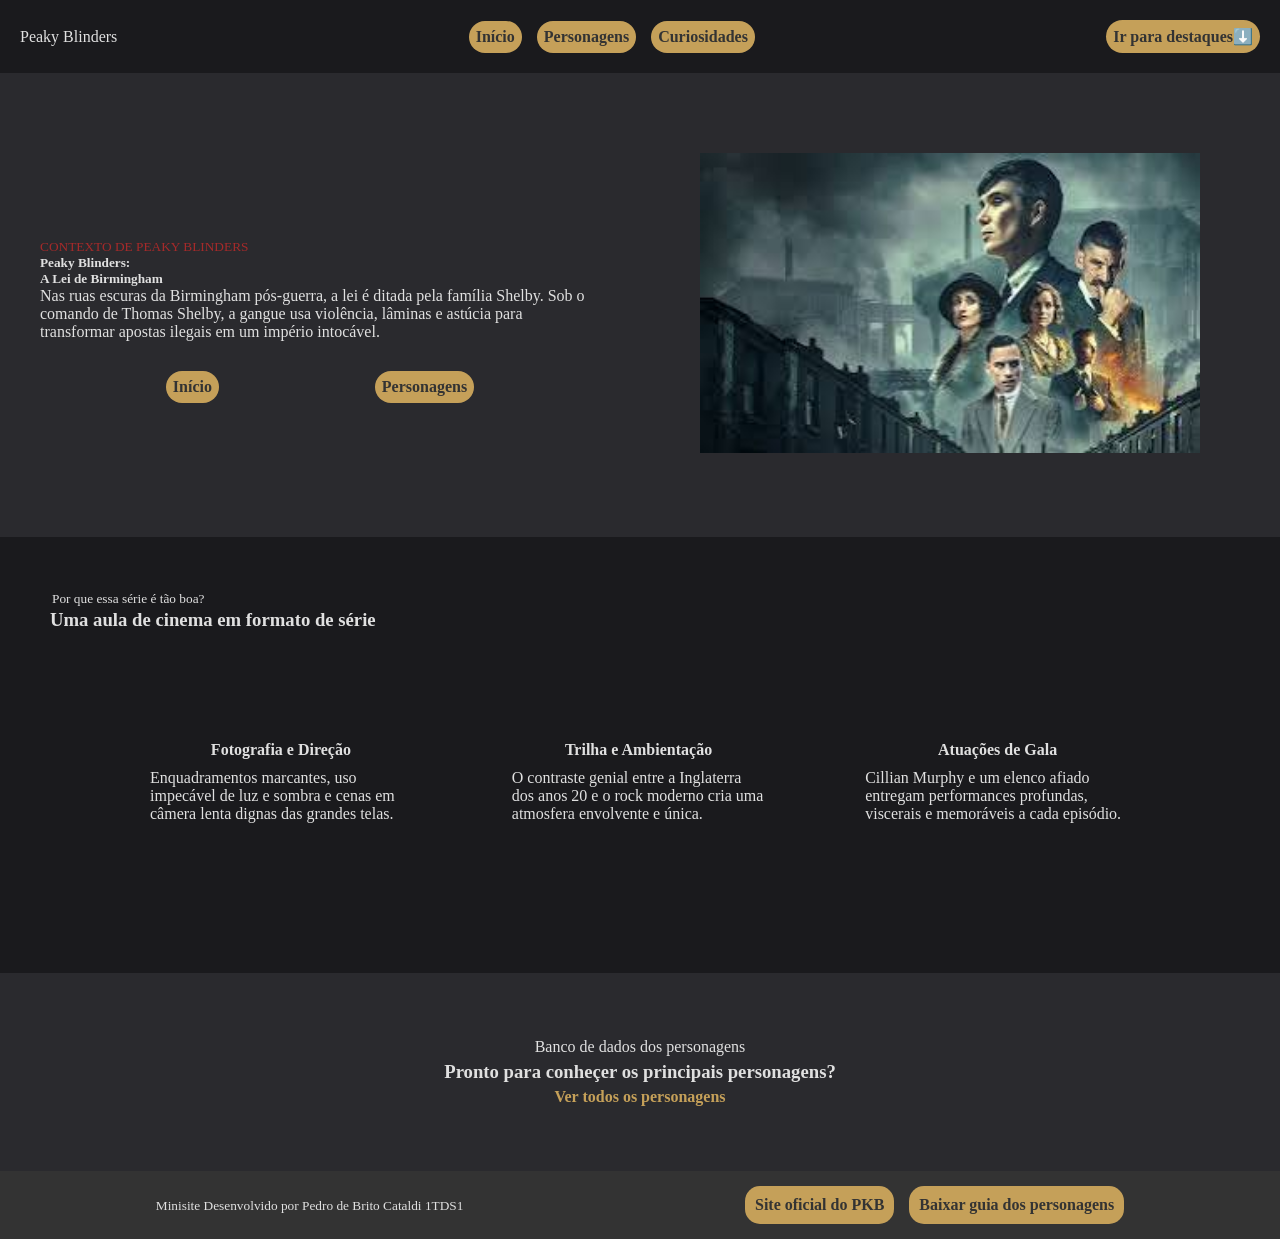
<file: index.html>
<!DOCTYPE html>
<html lang="pt-BR">
<head>
    <meta charset="UTF-8">
    <title>aula de link</title>
    <link rel="stylesheet" href="css/style.css">
</head>
<body>
    <header>
        <section>
            <p>Peaky Blinders</p>
        </section>
        <section id="header-menu">
            <article class="botaom"><a href="index.html">Início</a></article>
            <article class="botaom"><a href="pages/personagens.html">Personagens</a></article>
            <article class="botaom"><a href="pages/curiosidades.html">Curiosidades</a></article>
        </section>
        <section>
            <article class="botaom"><a href="#fim">Ir para destaques⬇️</a></article>
        </section>
    </header>
    <main>
        <section id="introducao">
            <section id="intro">
                <section>
                    <article id="texto-intro">
                        <p class="maior"><small>Contexto de Peaky Blinders</small></p>
                        <h1>Peaky Blinders: <br> A Lei de Birmingham</h1>
                        <p>Nas ruas escuras da Birmingham pós-guerra, a lei é ditada pela família Shelby. Sob o comando
                            de Thomas Shelby, a gangue usa violência, lâminas e astúcia para transformar apostas ilegais
                            em um império intocável.</p>
                    </article>
                </section>
                <section id="botoes-intro">
                    <article class="botaoi"><a href="">Início</a></article>
                    <article class="botaoi"><a href="">Personagens</a></article>
                </section>
            </section>
            <section>
                <article id="capa"><img src="assets/img/capa.jpg" alt="Capa da série Peaky Blinders"></article>
            </section>
        </section>
        <section id="meio">
            <section>
                <article>
                    <p id="menor"><small>Por que essa série é tão boa?</small></p>
                    <h3>Uma aula de cinema em formato de série</h3>
                </article>
            </section>
            <section id="topicosmei">
                <article class="topicos">
                    <h4 class="tituloTopico">Fotografia e Direção</h4>
                    <p>Enquadramentos marcantes, uso impecável de luz e sombra e cenas em câmera lenta dignas das
                        grandes telas.</p>
                </article>
                <article class="topicos">
                    <h4 class="tituloTopico">Trilha e Ambientação</h4>
                    <p>O contraste genial entre a Inglaterra dos anos 20 e o rock moderno cria uma atmosfera envolvente
                        e única.</p>
                </article>
                <article class="topicos">
                    <h4 class="tituloTopico">Atuações de Gala</h4>
                    <p>Cillian Murphy e um elenco afiado entregam performances profundas, viscerais e memoráveis a cada
                        episódio.</p>
                </article>
            </section>
        </section>
        <section id="Baixo">
            <section id="tituloEsubtitulo">
                <p class="baixo">Banco de dados dos personagens</p>
                <h3>Pronto para conheçer os principais personagens?</h3>
                <article class="baixo"><a href="">Ver todos os personagens</a></article>
            </section>
        </section>
        <footer id="fim">
            <p><small>Minisite Desenvolvido por Pedro de Brito Cataldi 1TDS1</small></p>
            <section id="fim-bts">
                <a href="https://peakyblinders.shop/">Site oficial do PKB</a>
                <a href="assets/txt/mensagem.txt" download>Baixar guia dos personagens</a>
            </section>

        </footer>
    </main>
</body>
</html>
</file>
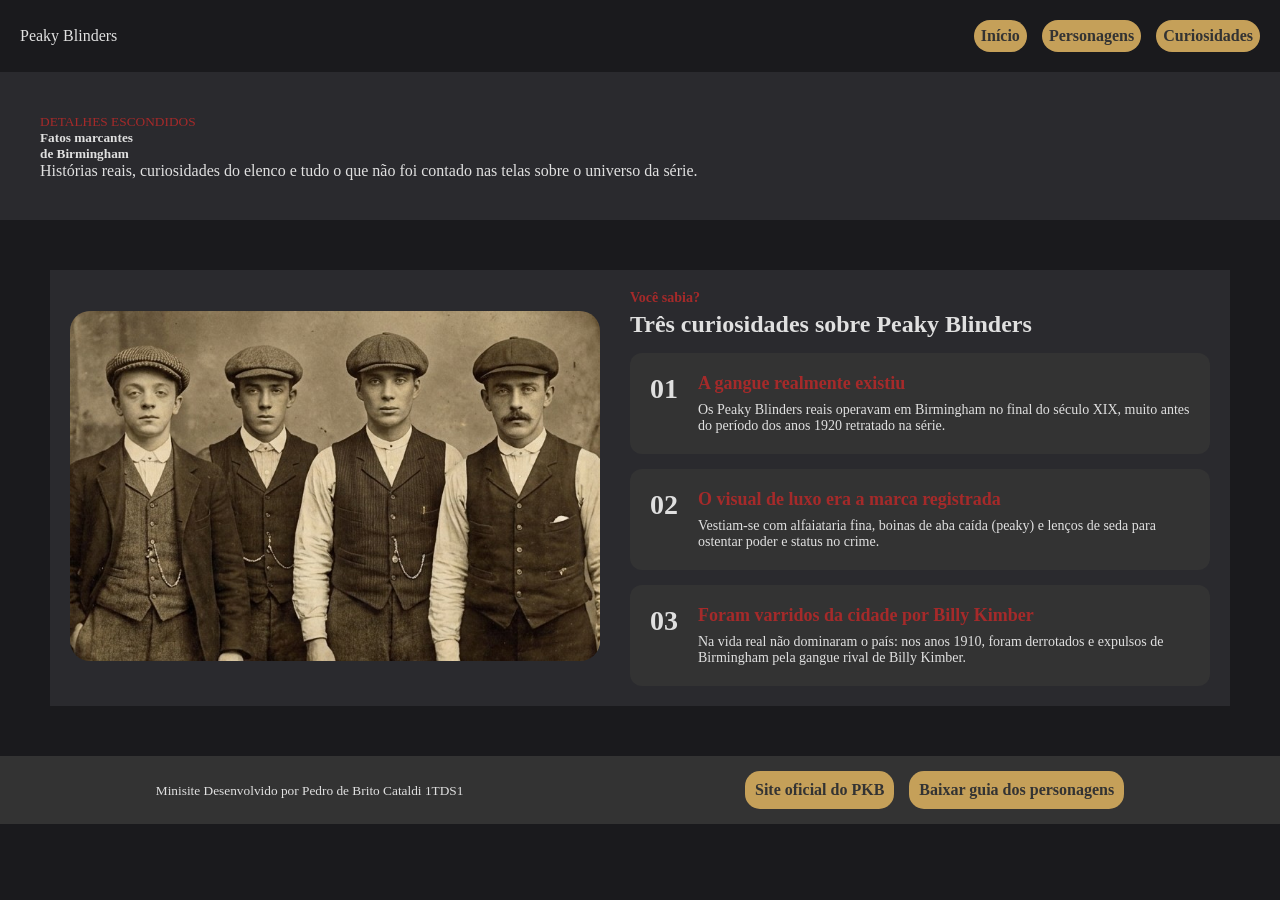
<file: pages/curiosidades.html>
<!DOCTYPE html>
<html lang="pt-BR">
<head>
    <meta charset="UTF-8">
    <title>Curiosidades - Peaky Blinders</title>
    <link rel="stylesheet" href="../css/curiosidades.css">
</head>
<body>
    <header>
        <section>
            <p>Peaky Blinders</p>
        </section>
        <section id="header-menu">
            <article class="botaom"><a href="../">Início</a></article>
            <article class="botaom"><a href="pages/personagens.html">Personagens</a></article>
            <article class="botaom"><a href="pages/curiosidades.html">Curiosidades</a></article>
        </section>
    </header>
    <main>
        <section id="introducao">
            <section id="intro">
                <section>
                    <article id="texto-intro">
                        <p class="maior"><small>Detalhes escondidos</small></p>
                        <h1>Fatos marcantes <br> de Birmingham</h1>
                        <p>Histórias reais, curiosidades do elenco e tudo o que não foi contado nas telas sobre o
                            universo da série.</p>
                    </article>
                </section>
            </section>
        </section>
        <section id="curiosidades">
            <section id="capa">
                <img src="../assets/img/imagem IA.jpg" alt="Imagem">
            </section>
            <section id="conteudo-direita">
                <section class="cabecalho-cards">
                    <p>Você sabia?</p>
                    <h2>Três curiosidades sobre Peaky Blinders</h2>
                </section>
                <article class="card-item">
                    <section class="numero">
                        <h2>01</h2>
                    </section>
                    <section class="texto-card">
                        <h3>A gangue realmente existiu</h3>
                        <p>Os Peaky Blinders reais operavam em Birmingham no final do século XIX, muito antes do
                            período dos anos 1920 retratado na série.</p>
                    </section>
                </article>
                <article class="card-item">
                    <section class="numero">
                        <h2>02</h2>
                    </section>
                    <section class="texto-card">
                        <h3>O visual de luxo era a marca registrada</h3>
                        <p>Vestiam-se com alfaiataria fina, boinas de aba caída (peaky) e lenços de seda para ostentar
                            poder e status no crime.</p>
                    </section>
                </article>
                <article class="card-item">
                    <section class="numero">
                        <h2>03</h2>
                    </section>
                    <section class="texto-card">
                        <h3>Foram varridos da cidade por Billy Kimber</h3>
                        <p>Na vida real não dominaram o país: nos anos 1910, foram derrotados e expulsos de Birmingham
                            pela gangue rival de Billy Kimber.</p>
                    </section>
                </article>
            </section>
        </section>
        </section>
        <footer id="fim">
            <p><small>Minisite Desenvolvido por Pedro de Brito Cataldi 1TDS1</small></p>
            <section id="fim-bts">
                <a href="https://peakyblinders.shop/">Site oficial do PKB</a>
                <a href="assets/txt/mensagem.txt" download>Baixar guia dos personagens</a>
            </section>
        </footer>
    </main>
</body>
</html>
</file>
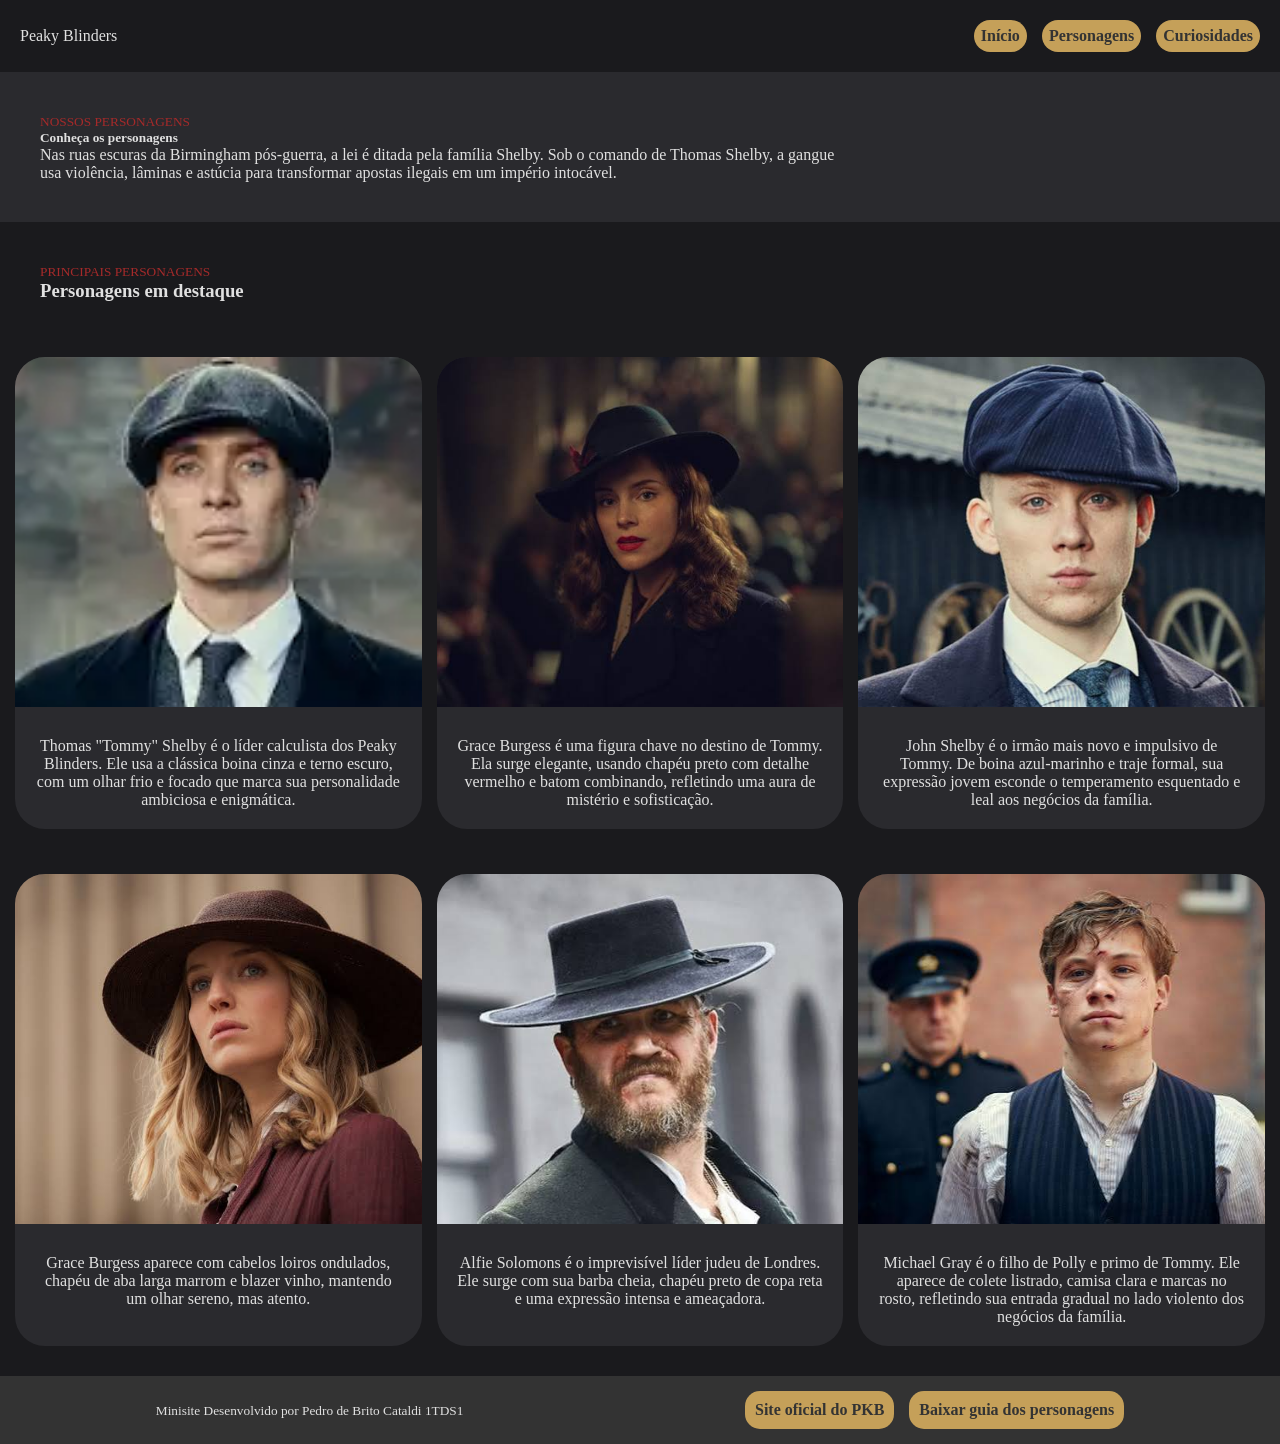
<file: pages/personagens.html>
<!DOCTYPE html>
<html lang="pt-BR">
<head>
    <meta charset="UTF-8">
    <title>aula de link</title>
    <link rel="stylesheet" href="../css/personagens.css">
</head>
<body>
    <header>
        <section>
            <p>Peaky Blinders</p>
        </section>
        <section id="header-menu">
            <article class="botaom"><a href="../">Início</a></article>
            <article class="botaom"><a href="personagens.html">Personagens</a></article>
            <article class="botaom"><a href="curiosidades.html">Curiosidades</a></article>
        </section>
    </header>
    <main>
        <section id="introducao">
            <section id="intro">
                <section>
                    <article id="texto-intro">
                        <p class="maior"><small>nossos personagens</small></p>
                        <h1>Conheça os personagens</h1>
                        <p>Nas ruas escuras da Birmingham pós-guerra, a lei é ditada pela família Shelby. Sob o comando
                            de Thomas Shelby, a gangue <br> usa violência, lâminas e astúcia para transformar apostas
                            ilegais em um império intocável.</p>
                    </article>
                </section>
            </section>
        </section>
        <section id="galeria">
            <article id="titulo-galeria">
                <p><small class="maior">Principais personagens</small></p>
                <h1>Personagens em destaque</h1>
            </article>
            <section class="sec-personagens">
                <article class="personagens">
                    <img src="../assets/img pages/image.png" alt="" class="imagem">
                    <p>Thomas "Tommy" Shelby é o líder calculista dos Peaky Blinders. Ele usa a clássica boina cinza e
                        terno escuro, com um olhar frio e focado que marca sua personalidade ambiciosa e enigmática.</p>
                </article>

                <article class="personagens">
                    <img src="../assets/img pages/images (1).jpg" alt="" class="imagem">
                    <p>Grace Burgess é uma figura chave no destino de Tommy. Ela surge elegante, usando chapéu preto com
                        detalhe vermelho e batom combinando, refletindo uma aura de mistério e sofisticação.</p>
                </article>

                <article class="personagens">
                    <img src="../assets/img pages/images (2).jpg" alt="" class="imagem">
                    <p>John Shelby é o irmão mais novo e impulsivo de Tommy. De boina azul-marinho e traje formal, sua
                        expressão jovem esconde o temperamento esquentado e leal aos negócios da família.</p>
                </article>
            </section>

            <section class="sec-personagens">
                <article class="personagens">
                    <img src="../assets/img pages/images (3).jpg" alt="" class="imagem">
                    <p>Grace Burgess aparece com cabelos loiros ondulados, chapéu de aba larga marrom e blazer vinho,
                        mantendo um olhar sereno, mas atento.</p>
                </article>

                <article class="personagens">
                    <img src="../assets/img pages/images (4).jpg" alt="" class="imagem">
                    <p>Alfie Solomons é o imprevisível líder judeu de Londres. Ele surge com sua barba cheia, chapéu
                        preto de copa reta e uma expressão intensa e ameaçadora.</p>
                </article>

                <article class="personagens">
                    <img src="../assets/img pages/images (5).jpg" alt="" class="imagem">
                    <p>Michael Gray é o filho de Polly e primo de Tommy. Ele aparece de colete listrado, camisa clara e
                        marcas no rosto, refletindo sua entrada gradual no lado violento dos negócios da família.</p>
                </article>
            </section>
        </section>
        <footer id="fim">
            <p><small>Minisite Desenvolvido por Pedro de Brito Cataldi 1TDS1</small></p>
            <section id="fim-bts">
                <a href="https://peakyblinders.shop/">Site oficial do PKB</a>
                <a href="assets/txt/mensagem.txt" download>Baixar guia dos personagens</a>
            </section>
        </footer>
    </main>
</body>
</html>
</file>
<file: css/style.css>
*{
    padding: 0;
    margin: 0;
    box-sizing: border-box;
}
#header-menu{
    display: flex;
    gap: 15px;
}
.botaom{
    background-color: #C5A059;
    padding: 7px;
    border-radius: 20px;
}
.botaom a {
    text-decoration: none;
    color: #333;
    font-weight: bold;
    background-color: #C5A059;
}
.botaoi{
    background-color: antiquewhite;
    padding: 7px;
    border-radius: 20px;
    background-color: #C5A059;
}
.botaoi a {
    text-decoration: none;
    color: #333;
    font-weight: bold;
    background-color: #C5A059;
}
body {
    background-color: #1A1A1D;
    color: #E0E0E0;
}
header {
    display: flex;
    flex-direction: row;
    justify-content: space-between;
    align-items: center;
    margin: 20px;
    background-color: #1A1A1D;
}
#introducao {
    display: flex;
    align-items: center;
    padding: 10px;
    flex-wrap: nowrap;
    justify-content: space-evenly;
    flex-direction: row;
    background-color: #2A2A2E;
}
#texto-intro{
    padding: 30px;
}
#capa{
    padding: 70px;
}
#capa img {
    width: 500px;
    height: 300px;
}
.maior {
    color: brown;
    text-transform: uppercase;
}
#intro {
    display: flex;
    flex-direction: column;
}
#botoes-intro {
    display: flex;
    flex-direction: row;
    justify-content: space-evenly;
}
#botoes-intro a {
    text-decoration: none;
    color: #333;
    font-weight: bold;
}
#meio {
    display: flex;
    margin: 50px;
    flex-direction: column;
    background-color: #1A1A1D;
}
#topicosmei{
    background-color: #1A1A1D;
    display: flex;
    margin: 50px;
    align-items: center;
    flex-direction: row;
    flex-wrap: nowrap;
    justify-content: center;
}
.topicos {
    display: flex;
    margin: 50px;
    flex-direction: column;
    flex-wrap: nowrap;
    align-items: center;
}
.tituloTopico{
    padding: 10px;
}
#menor{
    padding: 2px;
}
#tituloEsubtitulo {
    padding: 60px;
    display: flex;
    flex-direction: column;
    flex-wrap: nowrap;
    align-items: center;
    background-color: #2A2A2E;
}
#tituloEsubtitulo a {
    text-decoration: none;
    color: #C5A059;
    font-weight: bold;
}
.baixo {
    padding: 5px;
}
#fim {
    display: flex;
    flex-direction: row;
    justify-content: space-around;
    align-items: center;
    flex-wrap: nowrap;
    background-color: #333;
    padding: 15px;
}
#fim-bts {
    display: flex;
    flex-direction: row;
    gap: 15px;
}
#fim-bts a {
    text-decoration: none;
    color: #333;
    font-weight: bold;
    background-color: #C5A059;
    border-radius: 15px;
    padding: 10px;
}
</file>
<file: css/curiosidades.css>
* {
    padding: 0px;
    margin: 0px;
    box-sizing: border-box;
}
#header-menu{
    display: flex;
    gap: 15px;
}
.botaom{
    background-color: #C5A059;
    padding: 7px;
    border-radius: 20px;
}
.botaom a {
    text-decoration: none;
    color: #333;
    font-weight: bold;
    background-color: #C5A059;
}
body {
    background-color: #1A1A1D;
    color: #E0E0E0;
}
header {
    display: flex;
    flex-direction: row;
    justify-content: space-between;
    align-items: center;
    margin: 20px;
    background-color: #1A1A1D;
}
#introducao {
    display: flex;
    align-items: center;
    padding: 10px;
    flex-wrap: nowrap;
    justify-content: flex-end;
    flex-direction: row-reverse;
    background-color: #2A2A2E;
}
#texto-intro{
    padding: 30px;
}
.maior {
    color: brown;
    text-transform: uppercase;
}
#intro {
    display: flex;
    flex-direction: column;
}
#curiosidades {
    background-color: #2A2A2E;
    display: flex;
    flex-direction: row;
    justify-content: center;
    align-items: center;
    gap: 30px;
    padding: 20px;
    margin: 50px;
}
#capa img {
    width: 530px; 
    border-radius: 20px; 
}
#conteudo-direita {
    display: flex;
    flex-direction: column;
    gap: 15px; 
}
.cabecalho-cards {
    display: flex;
    flex-direction: column;
    gap: 5px; 
}
.cabecalho-cards p {
    color: brown;
    font-weight: bold;
    font-size: 14px;
}
.cabecalho-cards h2 {
    color: #E0E0E0;
    font-size: 24px;
}
.card-item {
    display: flex;
    flex-direction: row;
    background-color: #333; 
    border-radius: 12px; 
    padding: 20px; 
    align-items: flex-start; 
    gap: 20px; 
}
.numero h2 {
    color: #E0E0E0;
    font-size: 28px;
}
.texto-card {
    display: flex;
    flex-direction: column;
    gap: 8px; 
}
.texto-card h3 {
    color: brown;
    font-size: 18px;
}
.texto-card p {
    color: #E0E0E0;
    font-size: 14px;
    
}
#fim {
    display: flex;
    flex-direction: row;
    justify-content: space-around;
    align-items: center;
    flex-wrap: nowrap;
    background-color: #333;
    padding: 15px;
}
#fim-bts {
    display: flex;
    flex-direction: row;
    gap: 15px;
}
#fim-bts a {
    text-decoration: none;
    color: #333;
    font-weight: bold;
    background-color: #C5A059;
    border-radius: 15px;
    padding: 10px;
}
</file>
<file: css/personagens.css>
*{
    padding: 0;
    margin: 0;
    box-sizing: border-box;
}
#header-menu{
    display: flex;
    gap: 15px;
}
#header-menu a {
    text-decoration: none;
    color: #333;
    font-weight: bold;
}
body {
    background-color: #1A1A1D;
    color: #E0E0E0;
}
header {
    display: flex;
    flex-direction: row;
    justify-content: space-between;
    align-items: center;
    margin: 20px;
    background-color: #1A1A1D;
}
.botaom{
    background-color: #C5A059;
    padding: 7px;
    border-radius: 20px;
}
.botaom a {
    text-decoration: none;
    color: #333;
    font-weight: bold;
}
#introducao {
    display: flex;
    align-items: center;
    padding: 10px;
    flex-wrap: nowrap;
    justify-content: flex-end;
    flex-direction: row-reverse;
    background-color: #2A2A2E;
}
#texto-intro{
    padding: 30px;
}
.maior {
    color: brown;
    text-transform: uppercase;
}
#intro {
    display: flex;
    flex-direction: column;
}
#titulo-galeria{
    padding: 40px;
}
#galeria section {
    display: flex;
    justify-content: space-between;
    gap: 15px;
    margin-bottom: 15px;
}
.personagens {
    flex: 1;
    background-color: #2A2A2E;
    border-radius: 30px;
    width: 300px;
    text-align: center;
}
.personagens p{
    margin: 20px;
}
.personagens img {
    width: 100%;
    height: 350px;
    display: block;
    object-fit: cover;
    border-top-left-radius: 30px;
    border-top-right-radius: 30px;
    margin-bottom: 30px;
}
.sec-personagens{
    padding: 15px;
}
#menor{
    padding: 2px;
}
#fim {
    display: flex;
    flex-direction: row;
    justify-content: space-around;
    align-items: center;
    flex-wrap: nowrap;
    background-color: #333;
    padding: 15px;
}
#fim-bts {
    display: flex;
    flex-direction: row;
    gap: 15px;
}
#fim-bts a {
    text-decoration: none;
    color: #333;
    font-weight: bold;
    background-color: #C5A059;
    border-radius: 15px;
    padding: 10px;
}
</file>
